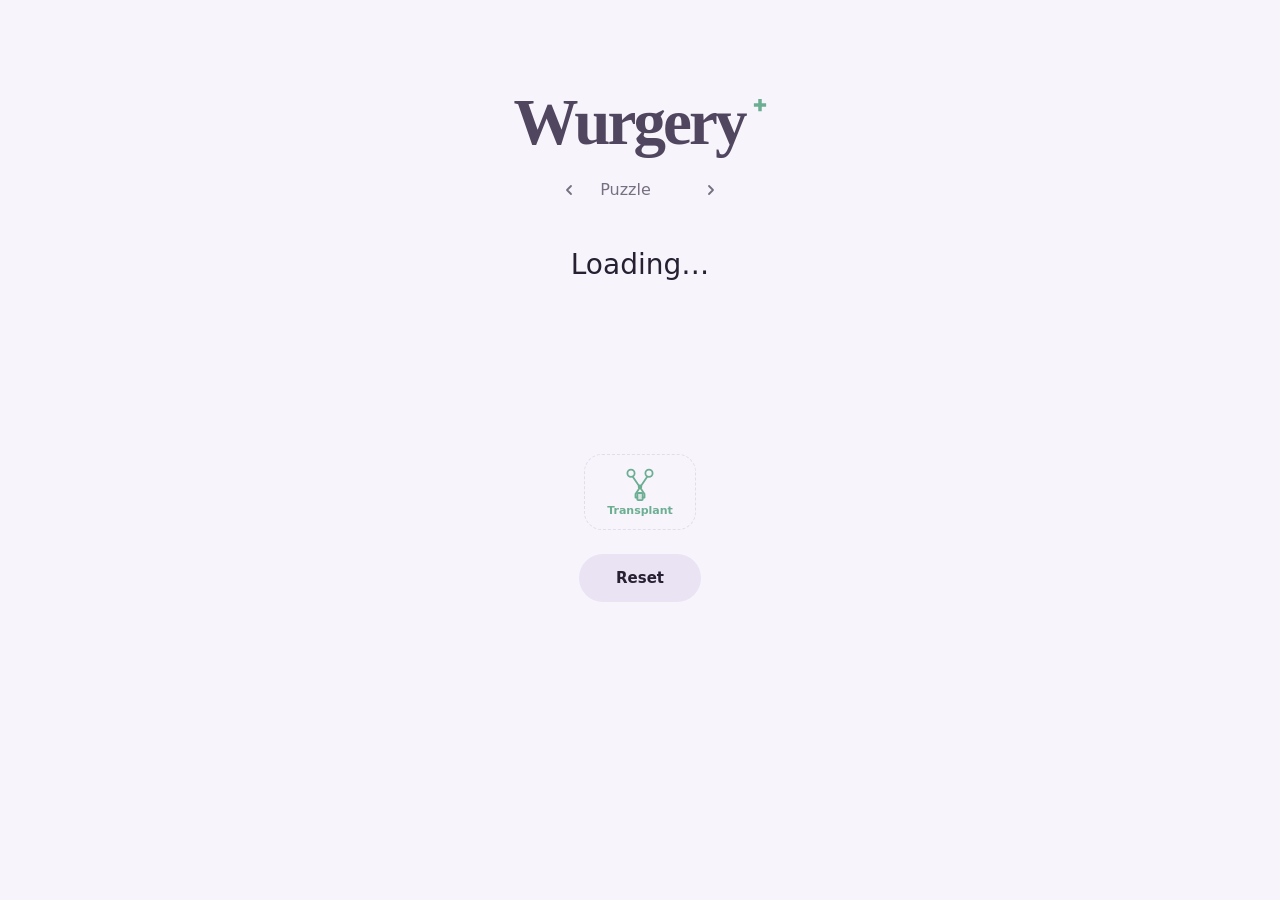
<file: index.html>
<!doctype html>
<html lang="en">
<head>
  <meta charset="utf-8">
  <meta name="viewport" content="width=device-width, initial-scale=1">
  <meta http-equiv="refresh" content="0; url=./game/">
  <title>Wurgery</title>
</head>
<body>
  <p><a href="./game/">Play Wurgery</a></p>
</body>
</html>
</file>
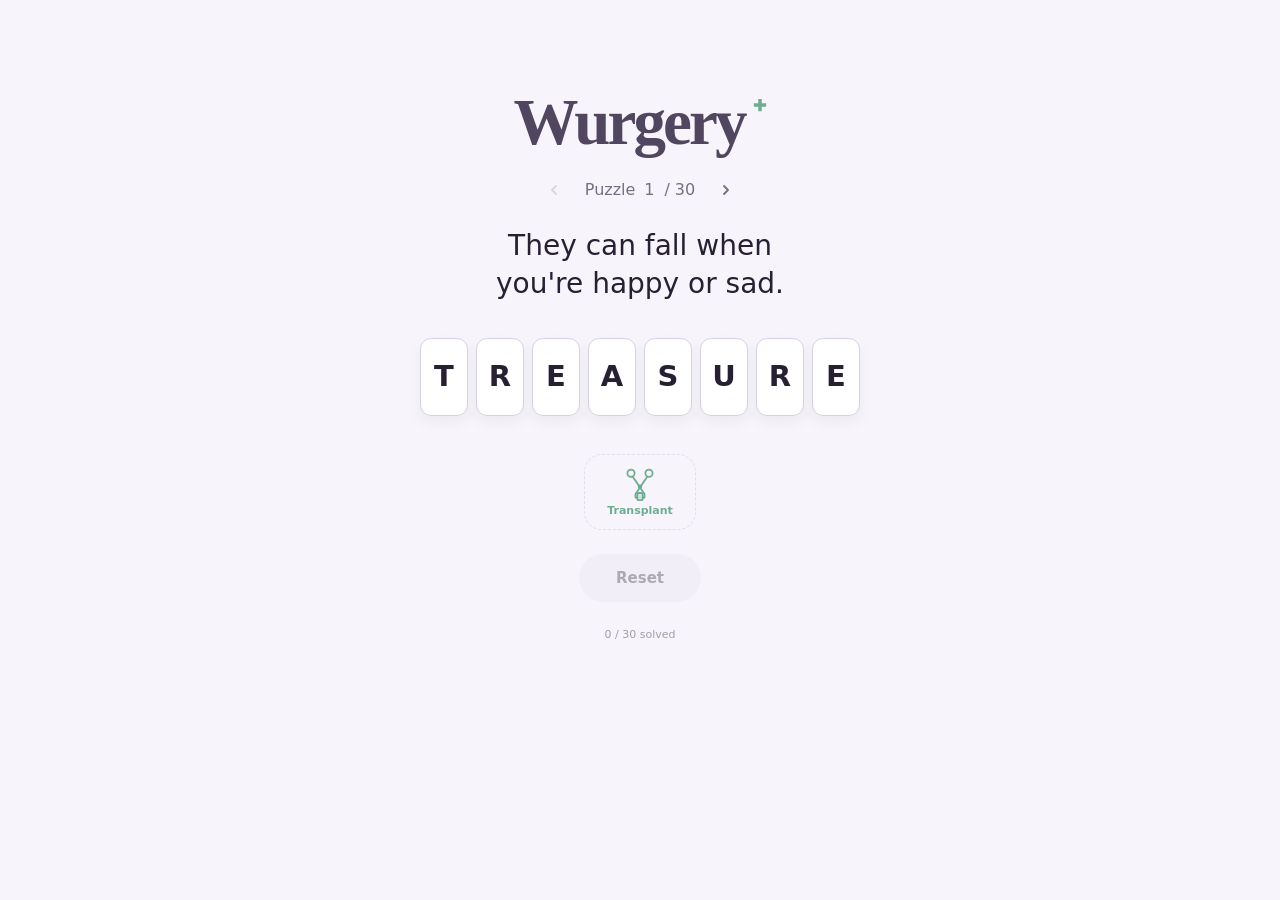
<file: game/index.html>
<!doctype html>
<html lang="en">
<head>
  <meta charset="utf-8">
  <meta name="viewport" content="width=device-width, initial-scale=1, viewport-fit=cover">
  <meta name="theme-color" content="#f7f5fb">
  <meta name="description" content="A little word surgery. Move some letters, snip some away, and find the word in the clue.">
  <link rel="icon" href="data:image/svg+xml,%3Csvg xmlns='http://www.w3.org/2000/svg' viewBox='0 0 48 48'%3E%3Ctext y='38' font-size='38'%3E✂️%3C/text%3E%3C/svg%3E">
  <title>Wurgery</title>
  <link rel="stylesheet" href="style.css?v=bold-spaced-title">
  <script type="module" src="app.mjs?v=levels30"></script>
</head>
<body>
  <main class="game">
    <header class="header">
      <h1>Wurgery<svg class="brand-mark" viewBox="0 0 16 16" fill="currentColor" aria-hidden="true"><path d="M6 1h4v5h5v4h-5v5H6v-5H1V6h5Z" /></svg></h1>
    </header>
    <nav class="puzzle-nav" aria-label="Puzzle navigation">
      <button id="previous" type="button" aria-label="Previous puzzle"><svg width="16" height="16" viewBox="0 0 16 16" fill="none" stroke="currentColor" stroke-width="1.8" stroke-linecap="round" stroke-linejoin="round" aria-hidden="true"><path d="m10 4-4 4 4 4" /></svg></button>
      <span class="puzzle-label">Puzzle <span id="puzzle-number"></span><span id="puzzle-total"></span><span id="puzzle-completed" class="puzzle-completed" aria-label="Completed" hidden>✓</span></span>
      <button id="next" type="button" aria-label="Next puzzle"><svg width="16" height="16" viewBox="0 0 16 16" fill="none" stroke="currentColor" stroke-width="1.8" stroke-linecap="round" stroke-linejoin="round" aria-hidden="true"><path d="m6 4 4 4-4 4" /></svg></button>
    </nav>
    <p id="clue" class="clue">Loading…</p>
    <section class="play-area" aria-label="Word puzzle">
      <div id="word-board" class="word-board" role="group" aria-label="Puzzle letters"></div>
      <span id="selection-copy" class="sr-only" aria-live="polite"></span>
      <div id="operation-control" class="operation-control transplant locked" role="group" aria-label="Surgery control">
        <div id="transplant-indicator" class="transplant-indicator" role="group" aria-label="Transplant">
          <button id="move-left" class="direction" type="button" aria-label="Move selected chunk left" hidden>‹</button>
          <button id="place-transplant" class="place-transplant" type="button" aria-label="Transplant selected letters">
          <svg class="operation-icon" width="36" height="36" viewBox="0 0 40 40" fill="none" stroke="currentColor" stroke-width="2" stroke-linecap="round" stroke-linejoin="round" aria-hidden="true">
            <circle cx="10" cy="8" r="4" />
            <circle cx="30" cy="8" r="4" />
            <path d="M12 12l13 19v4h-2M28 12 15 31v4h2" />
            <circle cx="20" cy="23" r="1.5" />
            <rect x="17" y="30" width="6" height="8" rx="1" fill="currentColor" fill-opacity=".22" />
          </svg>
          <span class="tool-label">Transplant</span>
          </button>
          <button id="move-right" class="direction" type="button" aria-label="Move selected chunk right" hidden>›</button>
        </div>
        <button id="scalpel" class="scalpel" type="button" aria-label="Excise selected letters" hidden><span class="operation-icon" aria-hidden="true">✂️</span><span class="tool-label">Excise</span></button>
        <div id="status" class="status" role="status" aria-live="polite"></div>
      </div>
    </section>
    <div class="actions">
      <button id="reset" class="pill" type="button">Reset</button>
    </div>
    <p id="progress" class="progress"></p>
    <noscript>Enable JavaScript to play.</noscript>
  </main>
  <div id="drag-ghost" class="drag-ghost" aria-hidden="true" hidden></div>
</body>
</html>
</file>
<file: game/style.css>
:root {
  --bg: #f7f5fb;
  --ink: #272033;
  --muted: #766f82;
  --border: #d8d1e5;
  --soft: #e9e3f4;
  --green: #23895b;
  --green-soft: #e0f2e7;
  --red: #bc4f54;
  --red-soft: #f9e5e6;
}
* { box-sizing: border-box; -webkit-tap-highlight-color: transparent; }
body {
  margin: 0;
  background: var(--bg);
  color: var(--ink);
  font-family: system-ui, -apple-system, BlinkMacSystemFont, "Segoe UI", sans-serif;
  -webkit-text-size-adjust: 100%;
  touch-action: manipulation;
}
button, select { font: inherit; color: inherit; touch-action: manipulation; }
button { cursor: pointer; }
button:disabled { cursor: default; }
button:focus-visible { outline: 3px solid #8e80bd; outline-offset: 4px; }
[hidden] { display: none !important; }
.sr-only { position: absolute; width: 1px; height: 1px; padding: 0; margin: -1px; overflow: hidden; clip-path: inset(50%); white-space: nowrap; }
.game {
  width: min(100%, 680px);
  min-height: 100svh;
  margin: 0 auto;
  padding: max(42px, env(safe-area-inset-top)) 16px max(24px, env(safe-area-inset-bottom));
  display: flex;
  flex-direction: column;
  align-items: center;
  text-align: center;
}
.header { position: relative; width: 100%; }
.header h1 { display: inline-flex; gap: 8px; }
.brand-mark { width: 14px; height: 14px; align-self: flex-start; margin-top: 8px; color: var(--green); opacity: .65; flex: none; }
h1 { font-family: Georgia, "Times New Roman", serif; font-size: 52px; line-height: 1.015; font-weight: 700; letter-spacing: -.045em; color: #51465f; margin: 0; }
.puzzle-nav { display: flex; align-items: center; justify-content: center; gap: 9px; margin-top: 12px; color: var(--muted); }
.puzzle-nav button { display: grid; place-items: center; width: 44px; height: 44px; background: transparent; border: 0; padding: 0; }
.puzzle-nav button:disabled { opacity: .22; }
.puzzle-label { position: relative; display: flex; align-items: center; gap: 4px; height: 44px; font-size: 16px; line-height: 1; font-variant-numeric: tabular-nums; }
#puzzle-number { min-width: 20px; }
.puzzle-completed { position: absolute; left: calc(100% + 4px); color: var(--green); font-weight: 700; font-size: 13px; }
#puzzle-total { font-size: inherit; margin-left: 1px; }
.clue { display: flex; align-items: center; justify-content: center; font-size: 24px; font-weight: 500; line-height: 1.35; color: var(--ink); width: min(100%, 420px); min-height: 82px; margin: 12px 0 20px; padding: 0 8px; text-wrap: balance; }
.play-area { width: 100%; }
.word-board {
  --count: 11;
  --gap: 6px;
  --tile: min(48px, calc((100vw - 44px - (var(--count) + 1) * var(--gap)) / var(--count)));
  position: relative;
  min-height: 84px;
  display: flex;
  align-items: center;
  justify-content: center;
  width: 100%;
  margin-bottom: 30px;
  user-select: none;
  -webkit-user-select: none;
  -webkit-touch-callout: none;
  touch-action: none;
}
.letter { position: relative; flex: 0 0 var(--tile); width: var(--tile); height: 68px; padding: 0; background: #fff; border: 1.5px solid var(--border); border-radius: 9px; font-size: clamp(18px, 5vw, 29px); font-weight: 750; line-height: 1; box-shadow: 0 6px 14px #2720330d; cursor: crosshair; touch-action: none; transition: transform .12s, background .12s, border-color .12s; }
.letter.selected { background: var(--green-soft); border-color: var(--green); transform: translateY(-4px); box-shadow: 0 8px 16px #23895b1c; cursor: grab; }
.phase-excision .letter.selected { background: var(--red-soft); border-color: var(--red); box-shadow: 0 8px 16px #bc4f541c; }
.phase-solved .letter { border-color: var(--green); box-shadow: 0 4px 14px #23895b18; }
.gap { position: relative; flex: 0 0 var(--gap); width: var(--gap); height: 84px; padding: 0; border: 0; background: transparent; touch-action: none; }
.status:empty { display: none; }
.status { position: absolute; inset: 0; margin: 0; padding: 8px 12px; display: flex; align-items: center; justify-content: center; font-size: 18px; font-weight: 700; line-height: 1.4; color: var(--red); pointer-events: none; }
.status.error { color: var(--red); }
.actions { display: flex; justify-content: center; gap: 10px; min-height: 48px; margin-top: 24px; }
.pill { background: var(--soft); border: 0; border-radius: 999px; min-width: 122px; height: 48px; padding: 0 20px; font-size: 15px; font-weight: 700; }
.pill.primary { background: var(--green); color: #fff; }
.pill:disabled { opacity: .35; }
.progress { color: var(--muted); opacity: .65; font-size: 11px; margin: 26px 0 0; }
.drag-ghost { position: fixed; z-index: 1000; display: flex; gap: 3px; padding: 8px; border: 1px solid #82bd9c; border-radius: 12px; background: #e0f2e7f2; box-shadow: 0 14px 28px #2720332e; transform: translate(-50%, -120%); pointer-events: none; }
.drag-ghost span { color: var(--green); font-size: 27px; font-weight: 750; padding: 4px 3px; }
.drag-ghost.red { border-color: #cf9399; background: #f9e5e6f2; }
.drag-ghost.red span { color: var(--red); }
.dragging .letter { cursor: grabbing; }
@media (min-width: 700px) {
  .game { padding-top: clamp(52px, 10svh, 110px); }
  h1 { font-size: 65px; }
  .clue { margin-bottom: 24px; font-size: 28px; }
  .letter { height: 78px; border-radius: 11px; }
  .word-board { --gap: 8px; min-height: 94px; }
  .gap { height: 94px; }
}
@media (max-width: 360px) {
  .game { padding-top: max(28px, env(safe-area-inset-top)); }
  h1 { font-size: 48px; }
  .clue { font-size: 21px; margin-top: 8px; margin-bottom: 20px; }
  .letter { height: 62px; border-radius: 7px; }
}
@media (max-height: 700px) {
  .game { padding-top: max(22px, env(safe-area-inset-top)); }
  .clue { margin-top: 6px; margin-bottom: 18px; min-height: 76px; }
  .progress { margin-top: 20px; }
}
@media (prefers-reduced-motion: reduce) { * { transition: none !important; } }
.letter.insertion-preview { display: grid; place-items: center; background: var(--green-soft); color: var(--green); opacity: .65; border: 1.5px dashed var(--green); box-shadow: none; pointer-events: none; }

.operation-control { position: relative; display: inline-flex; width: 112px; height: 76px; align-items: center; justify-content: center; border: 1.5px dashed var(--border); border-radius: 18px; color: var(--green); transition: background .15s, border-color .15s; }
.operation-control.locked { opacity: .65; }
.operation-control.transplant.ready { border-color: #7db598; background: var(--green-soft); }
.operation-control.excision.ready { border-color: #d9a9ad; background: var(--red-soft); color: var(--red); }
.transplant-indicator { display: flex; width: 100%; align-items: center; justify-content: center; }
.operation-icon { font-size: 28px; }
.direction { position: absolute; top: 50%; transform: translateY(-50%); width: 52px; height: 60px; padding: 0; border: 0; border-radius: 10px; background: transparent; color: var(--green); font-size: 35px; font-weight: 350; line-height: 1; }
#move-left { right: calc(100% + 8px); }
#move-right { left: calc(100% + 8px); }
.direction:disabled { opacity: .25; }
.place-transplant { display: flex; flex-direction: column; align-items: center; justify-content: center; gap: 2px; width: 100%; height: 100%; padding: 0; border: 0; border-radius: 16px; background: transparent; color: var(--green); }
.place-transplant:disabled { opacity: .5; }
.place-transplant.can-place { background: #c8e6d3; }
.transplant-indicator { height: 100%; }
.tool-label { font-size: 11px; font-weight: 650; line-height: 1.2; }
.scalpel { display: flex; flex-direction: column; gap: 2px; width: 100%; height: 100%; align-items: center; justify-content: center; border: 0; border-radius: inherit; background: transparent; color: var(--red); }
.scalpel.drop-hover { background: #f4c9cd; box-shadow: 0 0 0 2px var(--red); }
.operation-control.has-feedback { opacity: 1; border-color: #d9a9ad; background: var(--red-soft); }
.operation-control.has-feedback > :not(.status) { visibility: hidden; }
.operation-control.has-feedback.success { border-color: #7db598; background: var(--green-soft); }
.operation-control.success .status { color: var(--green); }
.status.guidance { font-size: 12px; font-weight: 600; }
.operation-control.transplant.has-feedback { border-color: #7db598; background: var(--green-soft); }
.transplant .status.guidance { color: var(--green); }


.operation-control.locked .place-transplant:disabled { opacity: 1; }
</file>
